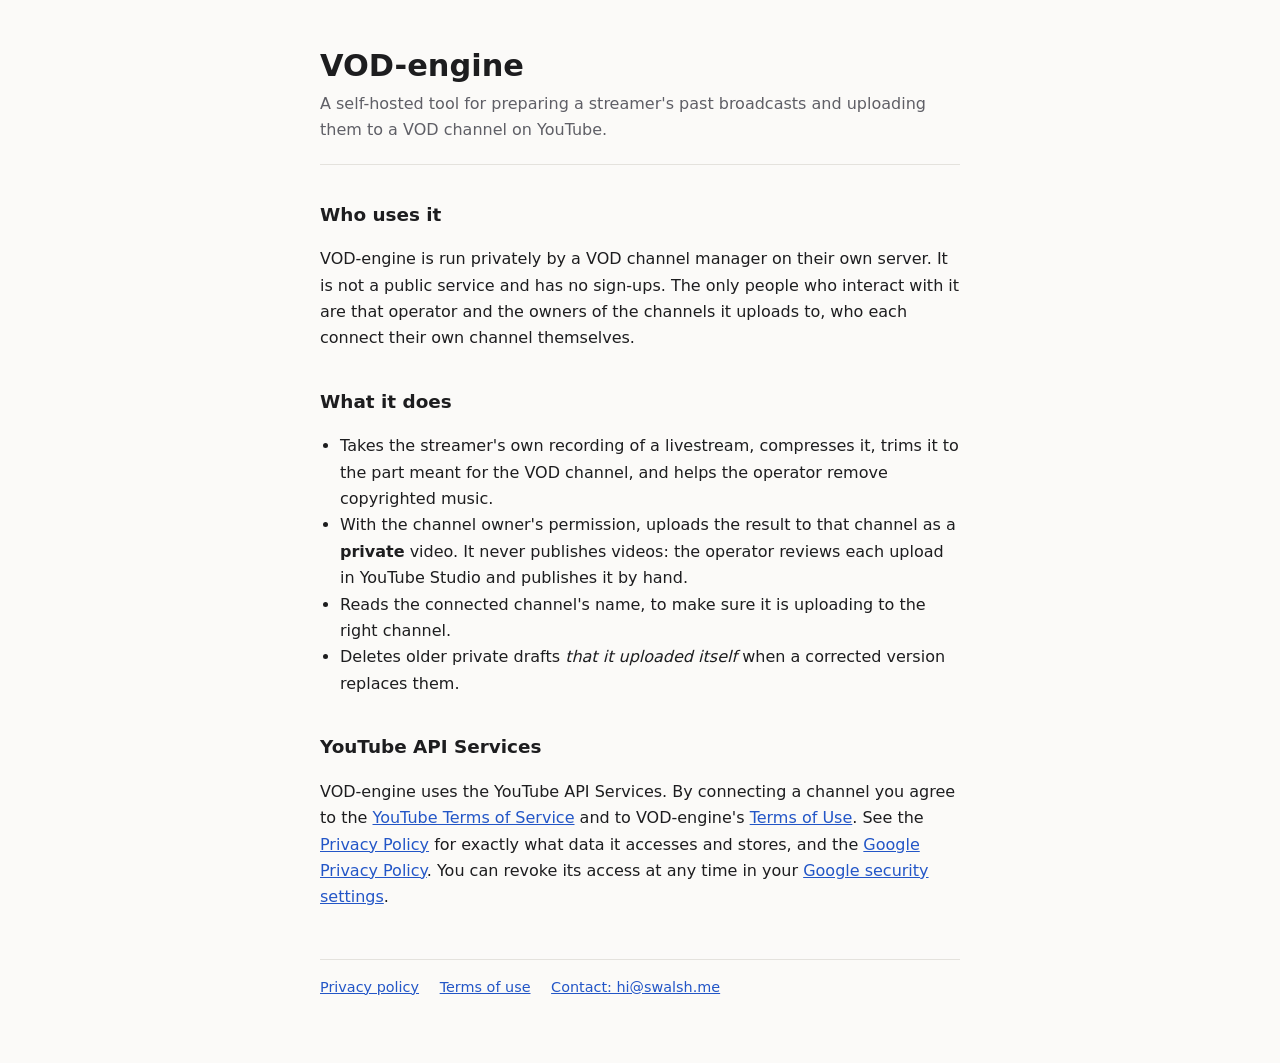
<file: index.html>
<!doctype html>
<html lang="en">
<head>
  <meta charset="utf-8">
  <meta name="viewport" content="width=device-width, initial-scale=1">
  <title>VOD-engine</title>
  <meta name="robots" content="noindex">
  <link rel="stylesheet" href="style.css">
</head>
<body>
<main>
  <header>
    <h1>VOD-engine</h1>
    <p class="lede">A self-hosted tool for preparing a streamer's past broadcasts and uploading them to a VOD channel on YouTube.</p>
  </header>

  <h2>Who uses it</h2>
  <p>VOD-engine is run privately by a VOD channel manager on their own server. It is not a public service and
     has no sign-ups. The only people who interact with it are that operator and the owners of the channels
     it uploads to, who each connect their own channel themselves.</p>

  <h2>What it does</h2>
  <ul>
    <li>Takes the streamer's own recording of a livestream, compresses it, trims it to the part meant for the
        VOD channel, and helps the operator remove copyrighted music.</li>
    <li>With the channel owner's permission, uploads the result to that channel as a <strong>private</strong>
        video. It never publishes videos: the operator reviews each upload in YouTube Studio and publishes it
        by hand.</li>
    <li>Reads the connected channel's name, to make sure it is uploading to the right channel.</li>
    <li>Deletes older private drafts <em>that it uploaded itself</em> when a corrected version replaces them.</li>
  </ul>

  <h2>YouTube API Services</h2>
  <p>VOD-engine uses the YouTube API Services. By connecting a channel you agree to the
     <a href="https://www.youtube.com/t/terms">YouTube Terms of Service</a> and to VOD-engine's
     <a href="terms.html">Terms of Use</a>. See the <a href="privacy.html">Privacy Policy</a> for exactly what data
     it accesses and stores, and the <a href="http://www.google.com/policies/privacy">Google Privacy Policy</a>.
     You can revoke its access at any time in your
     <a href="https://security.google.com/settings/security/permissions">Google security settings</a>.</p>

  <footer>
    <a href="privacy.html">Privacy policy</a>
    <a href="terms.html">Terms of use</a>
    <a href="mailto:hi@swalsh.me">Contact: hi@swalsh.me</a>
  </footer>
</main>
</body>
</html>
</file>
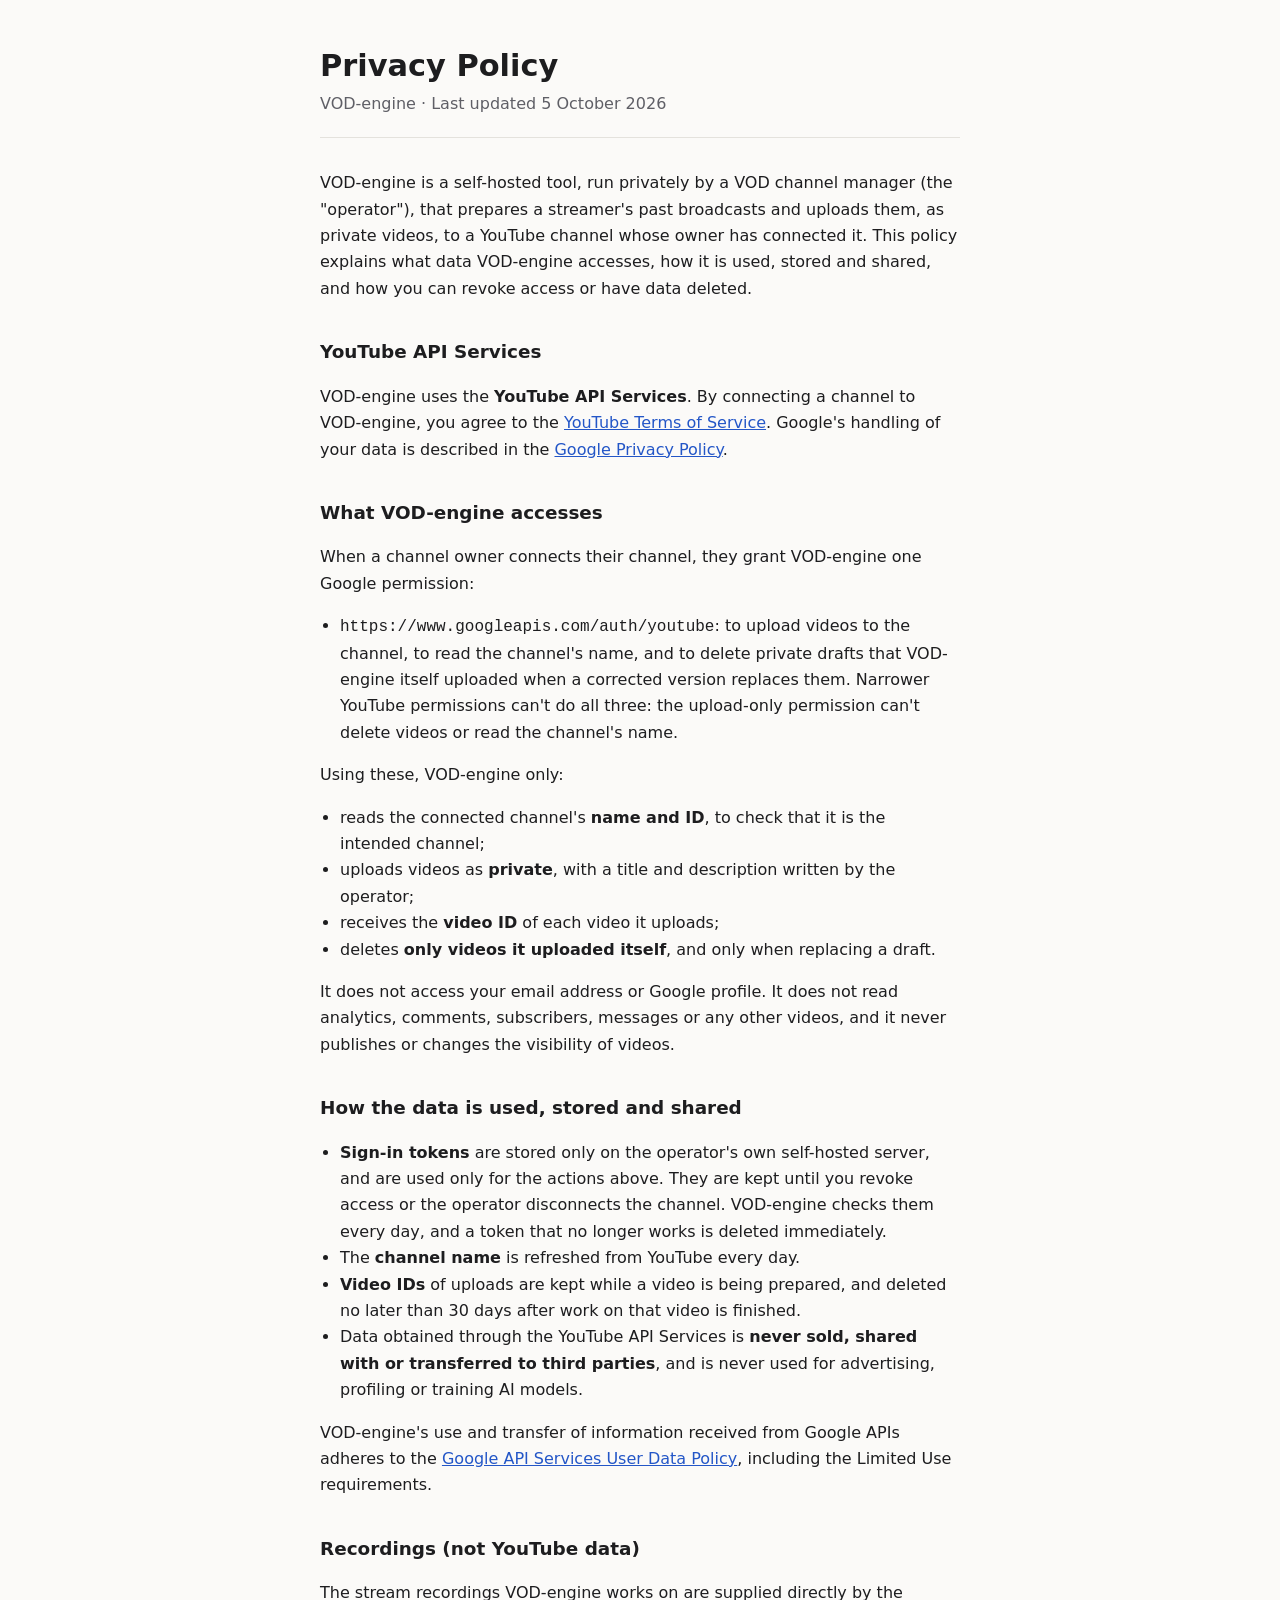
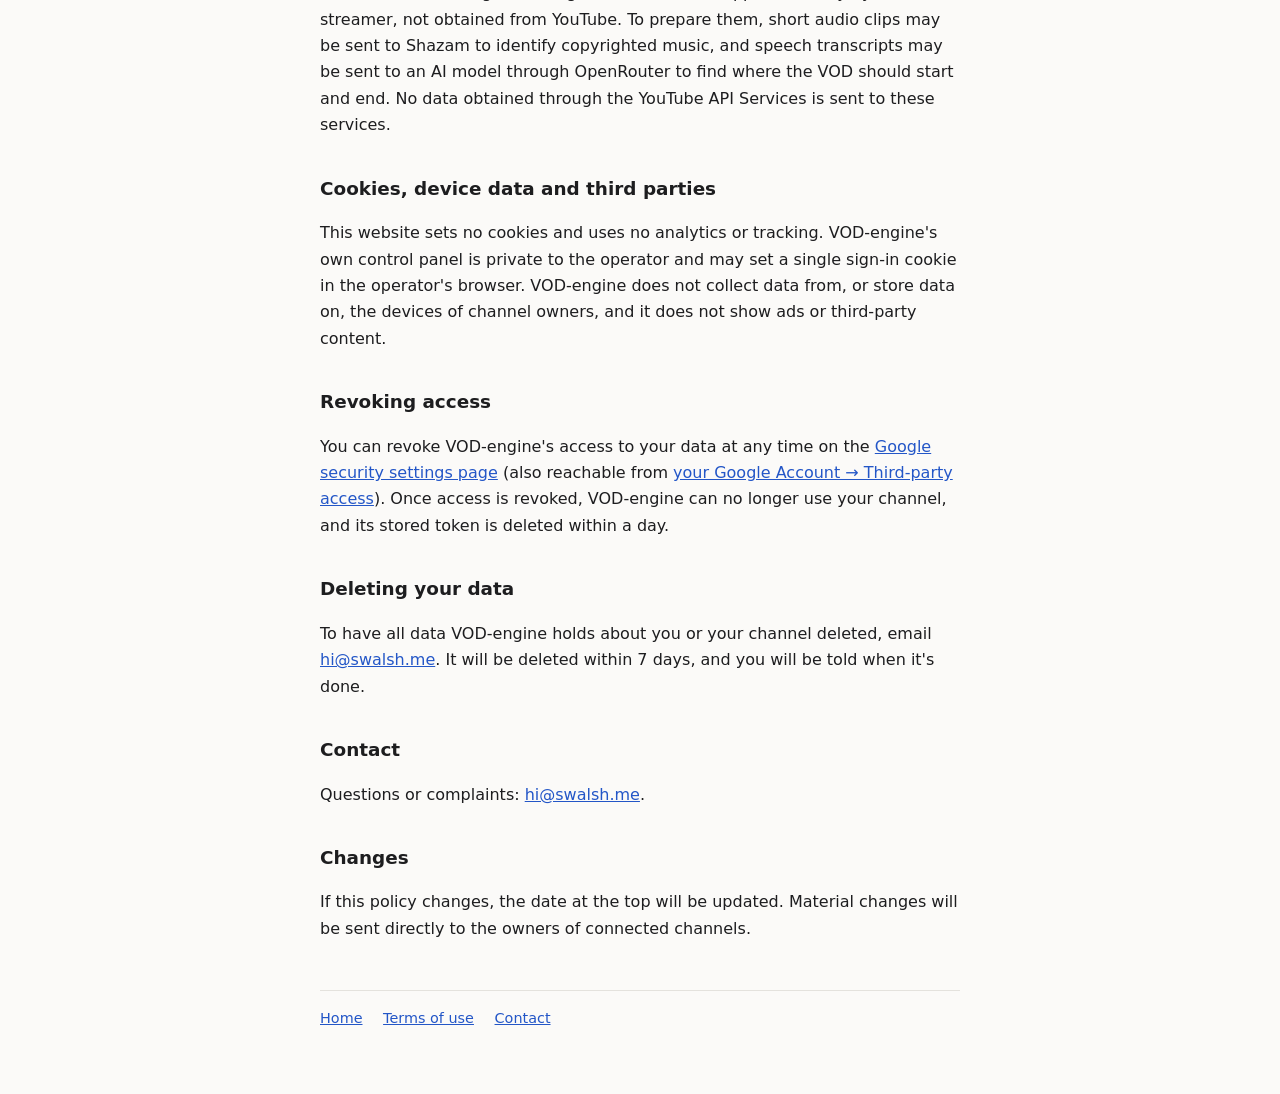
<file: privacy.html>
<!doctype html>
<html lang="en">
<head>
  <meta charset="utf-8">
  <meta name="viewport" content="width=device-width, initial-scale=1">
  <title>Privacy Policy · VOD-engine</title>
  <meta name="robots" content="noindex">
  <link rel="stylesheet" href="style.css">
</head>
<body>
<main>
  <header>
    <h1>Privacy Policy</h1>
    <p class="meta">VOD-engine · Last updated 5 October 2026</p>
  </header>

  <p>VOD-engine is a self-hosted tool, run privately by a VOD channel manager (the "operator"), that prepares a
     streamer's past broadcasts and uploads them, as private videos, to a YouTube channel whose owner has connected it. This policy explains what
     data VOD-engine accesses, how it is used, stored and shared, and how you can revoke access or have data deleted.</p>

  <h2>YouTube API Services</h2>
  <p>VOD-engine uses the <strong>YouTube API Services</strong>. By connecting a channel to VOD-engine, you agree to
     the <a href="https://www.youtube.com/t/terms">YouTube Terms of Service</a>. Google's handling of your data is
     described in the <a href="http://www.google.com/policies/privacy">Google Privacy Policy</a>.</p>

  <h2>What VOD-engine accesses</h2>
  <p>When a channel owner connects their channel, they grant VOD-engine one Google permission:</p>
  <ul>
    <li><code>https://www.googleapis.com/auth/youtube</code>: to upload videos to the channel, to read the
        channel's name, and to delete private drafts that VOD-engine itself uploaded when a corrected version
        replaces them. Narrower YouTube permissions can't do all three: the upload-only permission can't delete
        videos or read the channel's name.</li>
  </ul>
  <p>Using these, VOD-engine only:</p>
  <ul>
    <li>reads the connected channel's <strong>name and ID</strong>, to check that it is the intended channel;</li>
    <li>uploads videos as <strong>private</strong>, with a title and description written by the operator;</li>
    <li>receives the <strong>video ID</strong> of each video it uploads;</li>
    <li>deletes <strong>only videos it uploaded itself</strong>, and only when replacing a draft.</li>
  </ul>
  <p>It does not access your email address or Google profile. It does not read analytics, comments, subscribers,
     messages or any other videos, and it never publishes or changes the visibility of videos.</p>

  <h2>How the data is used, stored and shared</h2>
  <ul>
    <li><strong>Sign-in tokens</strong> are stored only on the operator's own self-hosted server, and are used only
        for the actions above. They are kept until you revoke access or the operator disconnects the channel.
        VOD-engine checks them every day, and a token that no longer works is deleted immediately.</li>
    <li>The <strong>channel name</strong> is refreshed from YouTube every day.</li>
    <li><strong>Video IDs</strong> of uploads are kept while a video is being prepared, and deleted no later than
        30 days after work on that video is finished.</li>
    <li>Data obtained through the YouTube API Services is <strong>never sold, shared with or transferred to third
        parties</strong>, and is never used for advertising, profiling or training AI models.</li>
  </ul>
  <p>VOD-engine's use and transfer of information received from Google APIs adheres to the
     <a href="https://developers.google.com/terms/api-services-user-data-policy">Google API Services User Data Policy</a>,
     including the Limited Use requirements.</p>

  <h2>Recordings (not YouTube data)</h2>
  <p>The stream recordings VOD-engine works on are supplied directly by the streamer, not obtained from YouTube.
     To prepare them, short audio clips may be sent to Shazam to identify copyrighted music, and speech transcripts
     may be sent to an AI model through OpenRouter to find where the VOD should start and end. No data obtained
     through the YouTube API Services is sent to these services.</p>

  <h2>Cookies, device data and third parties</h2>
  <p>This website sets no cookies and uses no analytics or tracking. VOD-engine's own control panel is private to
     the operator and may set a single sign-in cookie in the operator's browser. VOD-engine does not collect data
     from, or store data on, the devices of channel owners, and it does not show ads or third-party content.</p>

  <h2>Revoking access</h2>
  <p>You can revoke VOD-engine's access to your data at any time on the
     <a href="https://security.google.com/settings/security/permissions">Google security settings page</a>
     (also reachable from <a href="https://myaccount.google.com/permissions">your Google Account → Third-party access</a>).
     Once access is revoked, VOD-engine can no longer use your channel, and its stored token is deleted within a day.</p>

  <h2>Deleting your data</h2>
  <p>To have all data VOD-engine holds about you or your channel deleted, email
     <a href="mailto:hi@swalsh.me">hi@swalsh.me</a>. It will be deleted within 7 days, and you will be told when
     it's done.</p>

  <h2>Contact</h2>
  <p>Questions or complaints: <a href="mailto:hi@swalsh.me">hi@swalsh.me</a>.</p>

  <h2>Changes</h2>
  <p>If this policy changes, the date at the top will be updated. Material changes will be sent directly to the
     owners of connected channels.</p>

  <footer>
    <a href="index.html">Home</a>
    <a href="terms.html">Terms of use</a>
    <a href="mailto:hi@swalsh.me">Contact</a>
  </footer>
</main>
</body>
</html>
</file>
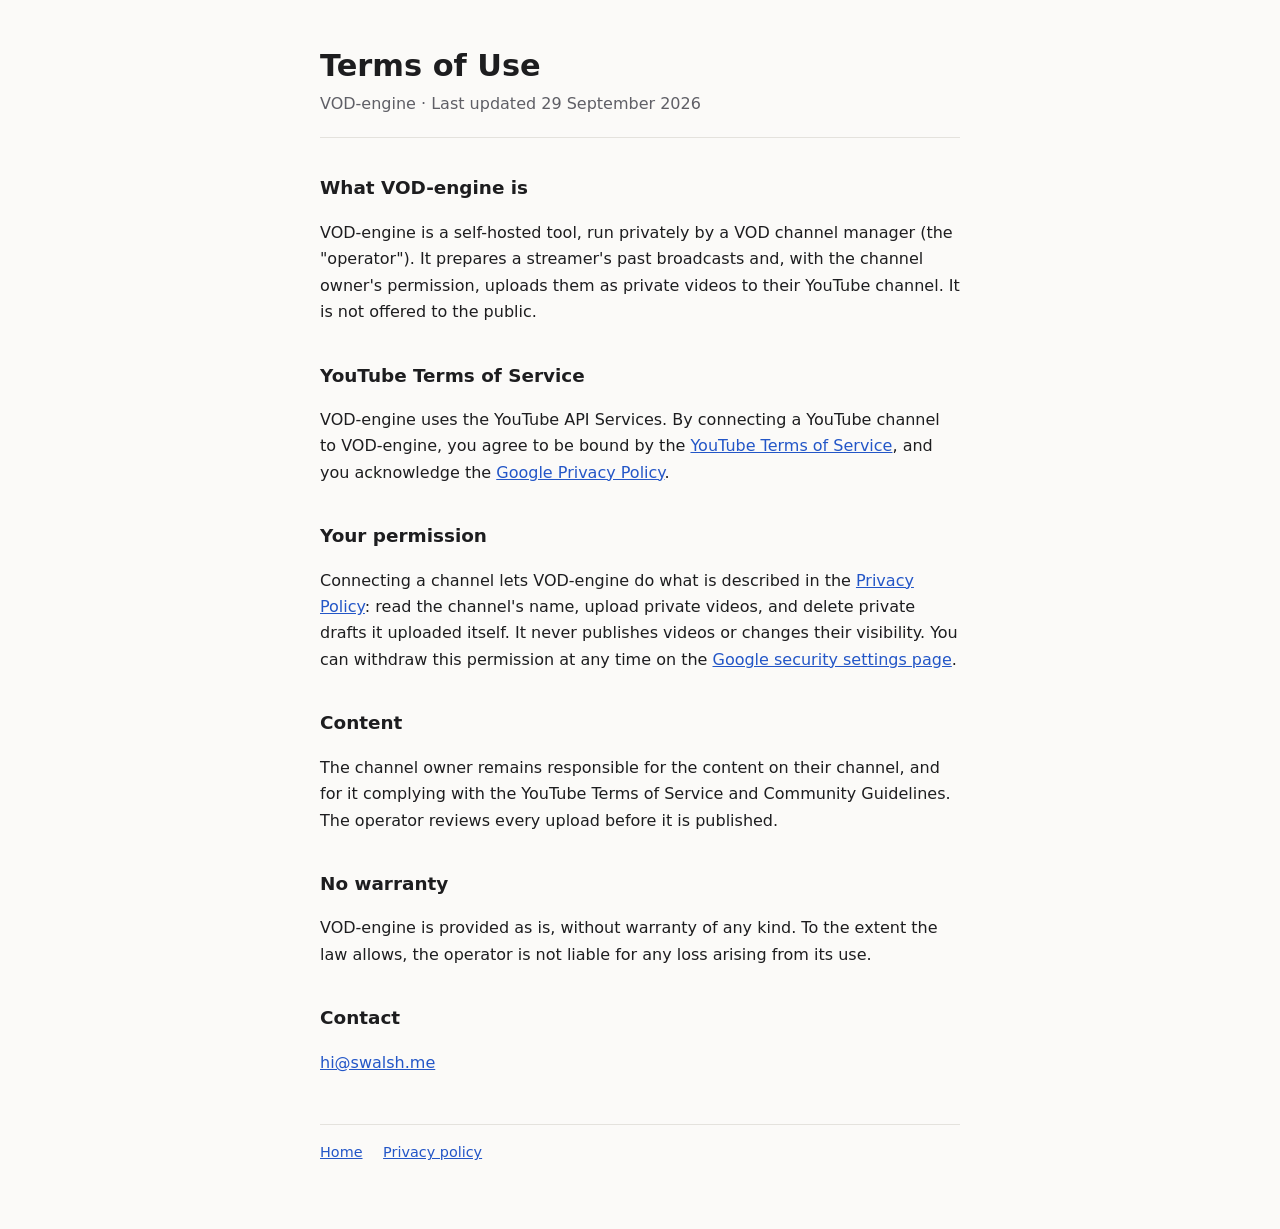
<file: terms.html>
<!doctype html>
<html lang="en">
<head>
  <meta charset="utf-8">
  <meta name="viewport" content="width=device-width, initial-scale=1">
  <title>Terms of Use · VOD-engine</title>
  <meta name="robots" content="noindex">
  <link rel="stylesheet" href="style.css">
</head>
<body>
<main>
  <header>
    <h1>Terms of Use</h1>
    <p class="meta">VOD-engine · Last updated 29 September 2026</p>
  </header>

  <h2>What VOD-engine is</h2>
  <p>VOD-engine is a self-hosted tool, run privately by a VOD channel manager (the "operator"). It prepares a
     streamer's past broadcasts and, with the channel owner's permission, uploads them as private videos to their
     YouTube channel. It is not offered to the public.</p>

  <h2>YouTube Terms of Service</h2>
  <p>VOD-engine uses the YouTube API Services. By connecting a YouTube channel to VOD-engine, you agree to be bound
     by the <a href="https://www.youtube.com/t/terms">YouTube Terms of Service</a>, and you acknowledge the
     <a href="http://www.google.com/policies/privacy">Google Privacy Policy</a>.</p>

  <h2>Your permission</h2>
  <p>Connecting a channel lets VOD-engine do what is described in the <a href="privacy.html">Privacy Policy</a>:
     read the channel's name, upload private videos, and delete private drafts it uploaded itself. It never
     publishes videos or changes their visibility. You can withdraw this permission at any time on the
     <a href="https://security.google.com/settings/security/permissions">Google security settings page</a>.</p>

  <h2>Content</h2>
  <p>The channel owner remains responsible for the content on their channel, and for it complying with the YouTube
     Terms of Service and Community Guidelines. The operator reviews every upload before it is published.</p>

  <h2>No warranty</h2>
  <p>VOD-engine is provided as is, without warranty of any kind. To the extent the law allows, the operator is not
     liable for any loss arising from its use.</p>

  <h2>Contact</h2>
  <p><a href="mailto:hi@swalsh.me">hi@swalsh.me</a></p>

  <footer>
    <a href="index.html">Home</a>
    <a href="privacy.html">Privacy policy</a>
  </footer>
</main>
</body>
</html>
</file>
<file: style.css>
:root {
  --bg: #fbfaf8;
  --fg: #1d1d1f;
  --muted: #5f5f66;
  --rule: #e4e2dd;
  --link: #2356c7;
}
@media (prefers-color-scheme: dark) {
  :root {
    --bg: #161618;
    --fg: #ececef;
    --muted: #a0a0a8;
    --rule: #2c2c30;
    --link: #8fb0ff;
  }
}
* { box-sizing: border-box; }
body {
  margin: 0;
  background: var(--bg);
  color: var(--fg);
  font: 16px/1.65 system-ui, -apple-system, "Segoe UI", Roboto, sans-serif;
}
main { max-width: 42rem; margin: 0 auto; padding: 3rem 1rem 4rem; }
header { border-bottom: 1px solid var(--rule); padding-bottom: 1.25rem; margin-bottom: 2rem; }
h1 { font-size: 1.9rem; line-height: 1.2; margin: 0 0 .4rem; }
h2 { font-size: 1.15rem; margin: 2.2rem 0 .5rem; }
p, li { color: var(--fg); }
.lede, .meta { color: var(--muted); margin: 0; }
a { color: var(--link); }
ul { padding-left: 1.25rem; }
footer { border-top: 1px solid var(--rule); margin-top: 3rem; padding-top: 1rem; color: var(--muted); font-size: .9rem; }
footer a { margin-right: 1rem; }
</file>
